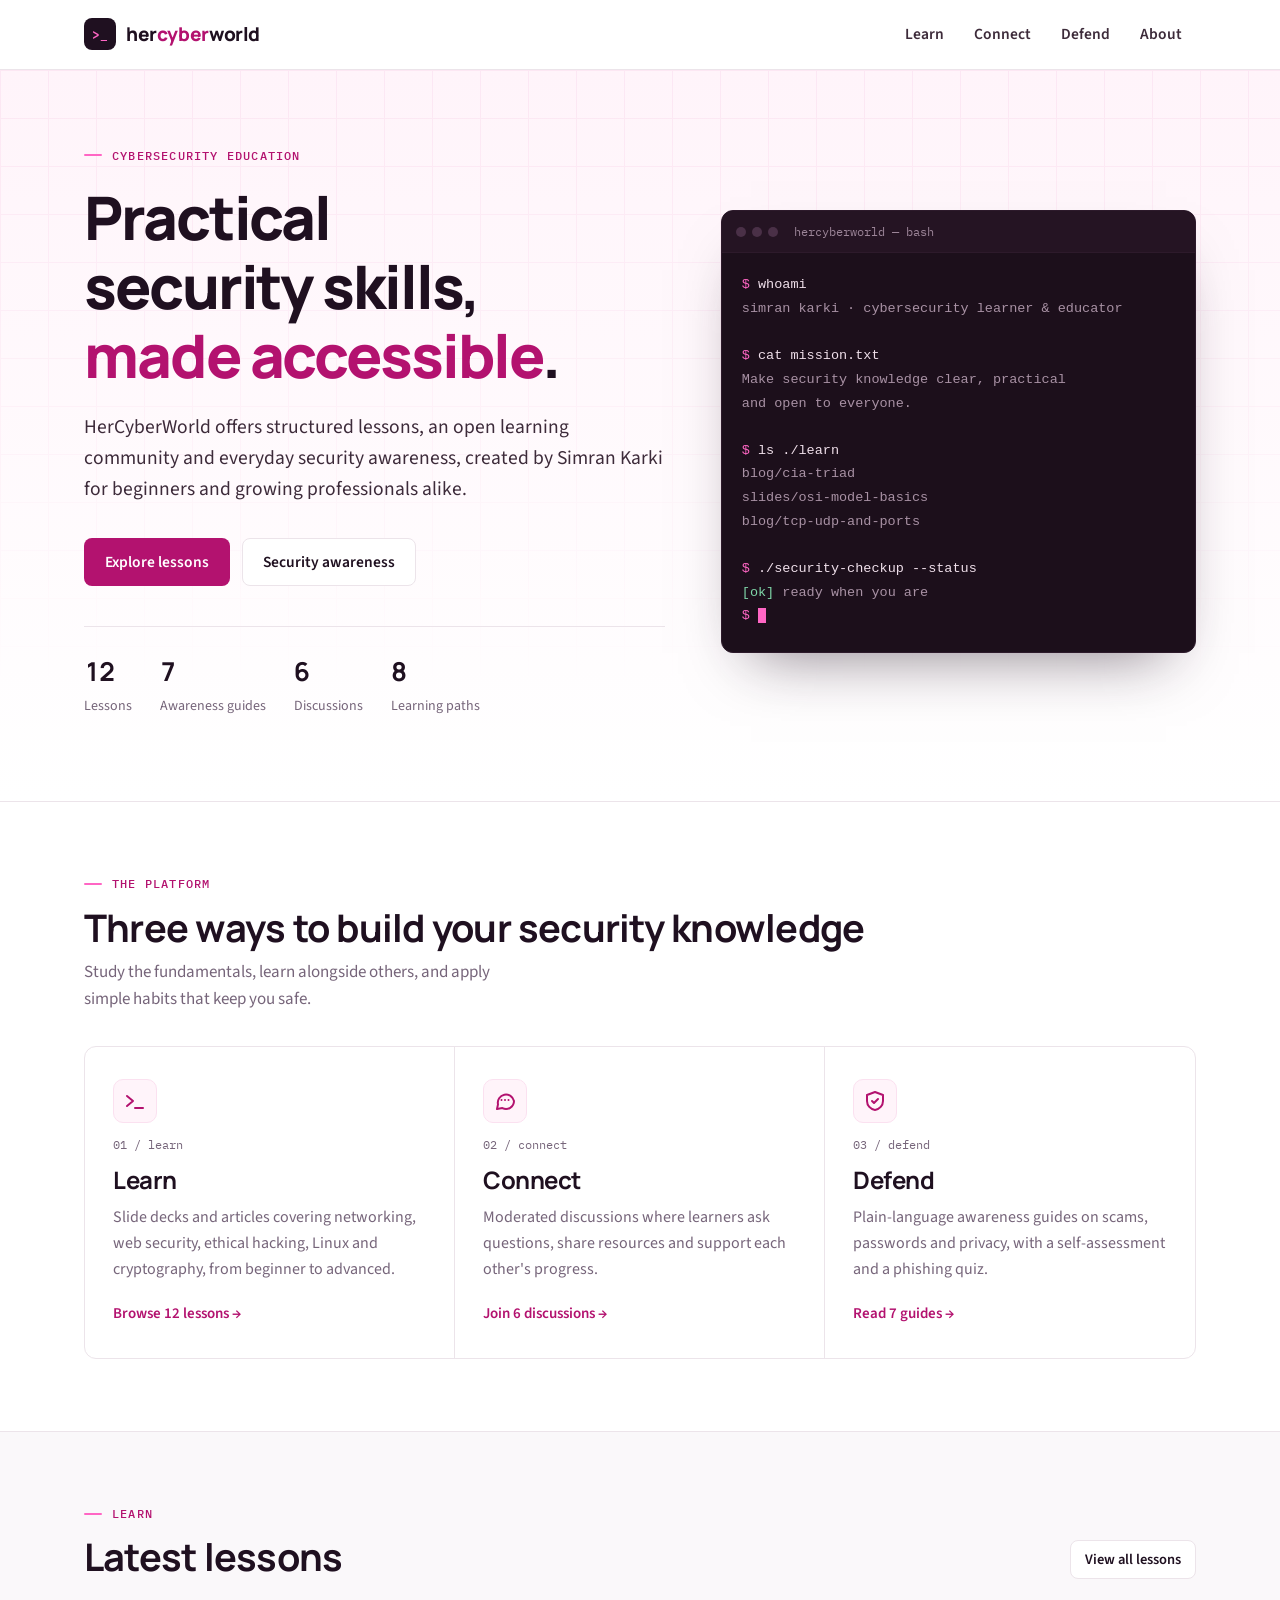
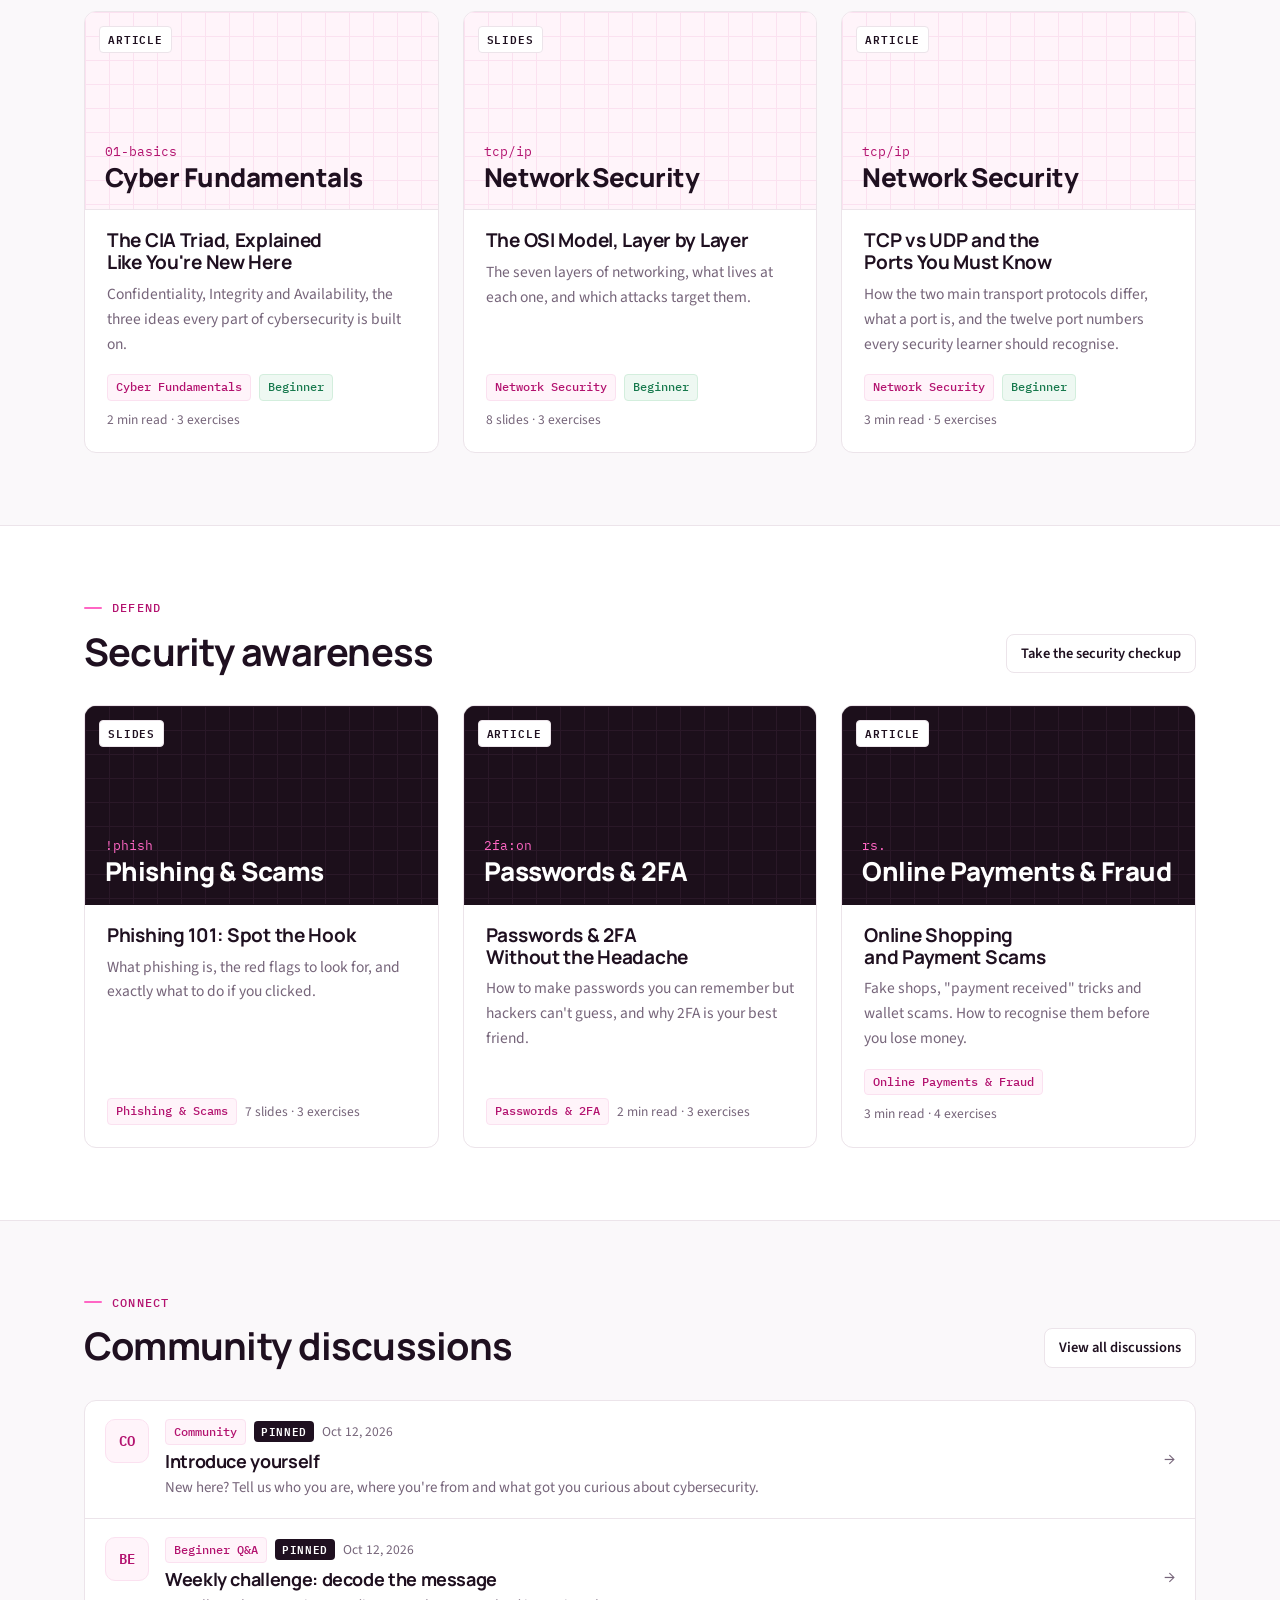
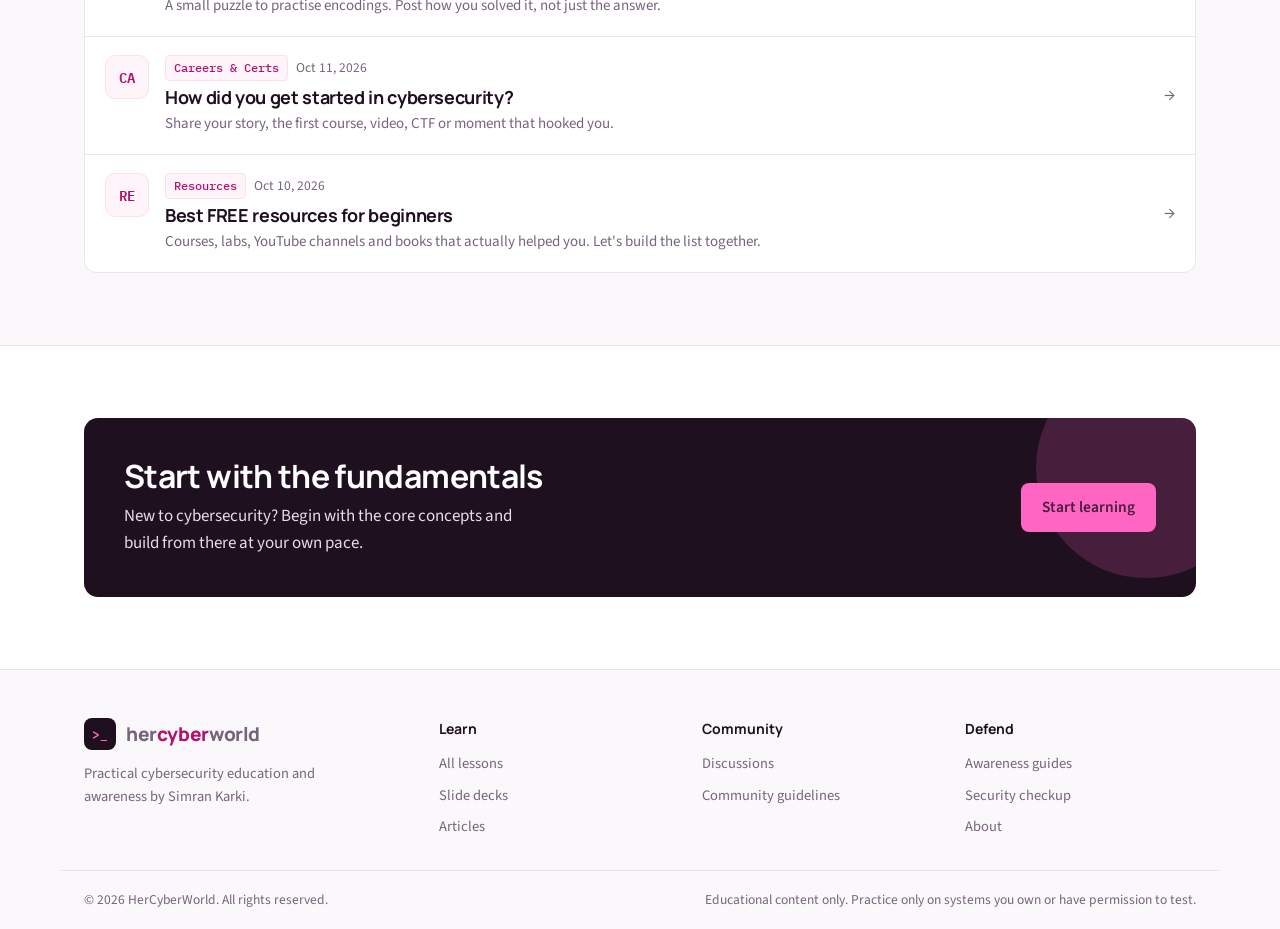
<file: index.html>
<!doctype html>
<html lang="en">
<head>
<meta charset="utf-8">
<meta name="viewport" content="width=device-width,initial-scale=1">
<title>HerCyberWorld</title>
<meta name="description" content="HerCyberWorld by Simran Karki: learn cybersecurity, connect with the community, and defend yourself online.">
<meta property="og:title" content="HerCyberWorld">
<meta property="og:description" content="Learn cybersecurity, connect with the community, and defend yourself online.">
<link rel="icon" href="assets/favicon.svg" type="image/svg+xml">
<link rel="preconnect" href="https://fonts.googleapis.com">
<link rel="preconnect" href="https://fonts.gstatic.com" crossorigin>
<link rel="stylesheet" href="https://fonts.googleapis.com/css2?family=Manrope:wght@600;700;800&family=Source+Sans+3:wght@400;600;700&family=IBM+Plex+Mono:wght@400;500;600&display=swap">
<link rel="stylesheet" href="assets/style.css">
</head>
<body>
<header class="top">
  <div class="wrap">
    <a class="logo" href="#/"><span class="mark">&gt;_</span><span>her<b>cyber</b>world</span></a>
    <nav class="nav" aria-label="Main">
      <a href="#/learn" data-nav="learn">Learn</a>
      <a href="#/connect" data-nav="connect">Connect</a>
      <a href="#/defend" data-nav="defend">Defend</a>
      <a href="#/about" data-nav="about">About</a>
    </nav>
  </div>
</header>

<main id="app" tabindex="-1"><div class="wrap block"><p class="muted">Loading…</p></div></main>

<footer>
  <div class="wrap foot">
    <div>
      <a class="logo" href="#/"><span class="mark">&gt;_</span><span>her<b>cyber</b>world</span></a>
      <p>Practical cybersecurity education and awareness by Simran Karki.</p>
    </div>
    <div><h4>Learn</h4><ul><li><a href="#/learn">All lessons</a></li><li><a href="#/learn">Slide decks</a></li><li><a href="#/learn">Articles</a></li></ul></div>
    <div><h4>Community</h4><ul><li><a href="#/connect">Discussions</a></li><li><a href="#/connect">Community guidelines</a></li></ul></div>
    <div><h4>Defend</h4><ul><li><a href="#/defend">Awareness guides</a></li><li><a href="#/defend">Security checkup</a></li><li><a href="#/about">About</a></li></ul></div>
  </div>
  <div class="wrap legal"><span>© <span id="yr"></span> HerCyberWorld. All rights reserved.</span><span id="socials">Educational content only. Practice only on systems you own or have permission to test.</span></div>
</footer>

<script src="config.js"></script>
<script src="assets/vendor/marked.min.js"></script>
<script src="assets/vendor/purify.min.js"></script>
<script src="assets/app.js"></script>
</body>
</html>
</file>
<file: assets/style.css>
/* HerCyberWorld — professional theme
   Brand: pink #ffc6ed (soft surfaces), white, hot pink #ff66c4 (accents), deep rose for actions, plum ink for text. */
:root{
  --blush:#ffc6ed;
  --blush-soft:#fff4fa;
  --blush-line:#fbe1f0;
  --white:#ffffff;
  --hot:#ff66c4;
  --rose:#b3126f;        /* primary action, readable on white */
  --rose-dark:#8e0d58;
  --ink:#1f1020;         /* headings */
  --text:#3d2b3a;        /* body */
  --muted:#76657a;
  --line:#ece4ea;
  --surface:#faf8fa;
  --term:#1c0f1b;
  --ok:#17794d;
  --warn:#8a5300;
  --bad:#a1122f;
  --f-display:"Manrope","Segoe UI",system-ui,sans-serif;
  --f-body:"Source Sans 3","Segoe UI",system-ui,-apple-system,sans-serif;
  --f-mono:"IBM Plex Mono",ui-monospace,"SFMono-Regular",Menlo,monospace;
  --r:10px;
  --shadow:0 1px 2px rgba(31,16,32,.04),0 8px 24px -12px rgba(31,16,32,.12);
  color-scheme:light;
}
*{box-sizing:border-box}
html{scroll-behavior:smooth}
body{margin:0;background:var(--white);color:var(--text);font-family:var(--f-body);font-size:17px;line-height:1.6;-webkit-font-smoothing:antialiased}
a{color:var(--rose)}
img{max-width:100%}
button,input,select,textarea{font:inherit;color:inherit}
:focus-visible{outline:2px solid var(--rose);outline-offset:2px;border-radius:4px}
[hidden]{display:none!important}
.wrap{max-width:1160px;margin:0 auto;padding-inline:24px}
h1,h2,h3{font-family:var(--f-display);color:var(--ink);line-height:1.15;margin:0;text-wrap:balance;letter-spacing:-.02em}
.eyebrow{font-family:var(--f-mono);font-size:12px;font-weight:500;letter-spacing:.1em;text-transform:uppercase;color:var(--rose);display:flex;align-items:center;gap:10px}
.eyebrow::before{content:"";width:18px;height:2px;background:var(--hot);border-radius:2px}
.muted{color:var(--muted)}

/* header */
.top{position:sticky;top:0;z-index:20;background:rgba(255,255,255,.96);backdrop-filter:blur(10px);border-bottom:1px solid var(--line)}
.top .wrap{display:flex;align-items:center;gap:24px;flex-wrap:wrap;padding-block:14px}
.logo{display:flex;align-items:center;gap:10px;text-decoration:none;color:var(--ink);font-family:var(--f-display);font-weight:800;font-size:19px;letter-spacing:-.02em}
.logo .mark{display:grid;place-items:center;width:32px;height:32px;border-radius:8px;background:var(--ink);color:var(--hot);font-family:var(--f-mono);font-size:13px;font-weight:600}
.logo b{color:var(--rose);font-weight:800}
.nav{display:flex;gap:2px;flex-wrap:wrap;margin-left:auto;align-items:center}
.nav a{text-decoration:none;color:var(--text);padding:8px 14px;border-radius:8px;font-weight:600;font-size:15.5px;position:relative}
.nav a:hover{color:var(--rose)}
.nav a.on{color:var(--rose)}
.nav a.on::after{content:"";position:absolute;left:14px;right:14px;bottom:-15px;height:2px;background:var(--hot)}

/* buttons & chips */
.btn{display:inline-flex;align-items:center;gap:8px;border:1px solid transparent;cursor:pointer;border-radius:8px;padding:11px 20px;font-weight:600;font-size:15.5px;text-decoration:none;transition:background .15s,border-color .15s,color .15s}
.btn-hot{background:var(--rose);color:var(--white)}
.btn-hot:hover{background:var(--rose-dark)}
.btn-ghost{background:var(--white);color:var(--ink);border-color:var(--line)}
.btn-ghost:hover{border-color:var(--rose);color:var(--rose)}
.btn-sm{padding:7px 14px;font-size:14.5px}
.btn[disabled]{opacity:.4;cursor:not-allowed}
.chip{display:inline-block;font-family:var(--f-mono);font-size:11.5px;font-weight:500;padding:3px 8px;border-radius:4px;background:var(--blush-soft);color:var(--rose);border:1px solid var(--blush-line);white-space:nowrap}
.lvl-Beginner{background:#eef8f2;color:var(--ok);border-color:#d3eedd}
.lvl-Intermediate{background:#fdf5e8;color:var(--warn);border-color:#f5e3c3}
.lvl-Advanced{background:#fcedf0;color:var(--bad);border-color:#f4d3da}
.chip.starter{background:var(--white);border:1px dashed var(--muted);color:var(--muted)}

/* hero */
.hero{background:linear-gradient(180deg,var(--blush-soft),var(--white));border-bottom:1px solid var(--line);position:relative;overflow:hidden}
.hero::before{content:"";position:absolute;inset:0;background-image:linear-gradient(var(--blush-line) 1px,transparent 1px),linear-gradient(90deg,var(--blush-line) 1px,transparent 1px);background-size:48px 48px;mask-image:linear-gradient(180deg,rgba(0,0,0,.7),transparent 85%);-webkit-mask-image:linear-gradient(180deg,rgba(0,0,0,.7),transparent 85%);pointer-events:none}
.hero .wrap{position:relative;display:grid;grid-template-columns:1.1fr .9fr;gap:56px;align-items:center;padding-block:76px 84px}
.hero h1{font-size:clamp(38px,5.2vw,60px);font-weight:800;letter-spacing:-.035em;margin-top:18px}
.hero h1 em{font-style:normal;color:var(--rose)}
.lede{font-size:19.5px;color:var(--text);max-width:34em;margin:22px 0 32px}
.ctas{display:flex;gap:12px;flex-wrap:wrap}
.trust{display:flex;gap:28px;flex-wrap:wrap;margin-top:40px;padding-top:24px;border-top:1px solid var(--line)}
.trust div{display:grid;gap:2px}
.trust strong{font-family:var(--f-display);font-size:26px;color:var(--ink);font-variant-numeric:tabular-nums;letter-spacing:-.02em}
.trust span{font-size:14px;color:var(--muted)}
.terminal{background:var(--term);color:#efdfea;border-radius:12px;box-shadow:0 30px 60px -30px rgba(31,16,32,.55);font-family:var(--f-mono);font-size:13.5px;overflow:hidden;min-width:0;border:1px solid #2d1a2b}
.terminal .bar{display:flex;align-items:center;gap:6px;padding:11px 14px;background:#251423;border-bottom:1px solid #2d1a2b}
.terminal .bar i{width:10px;height:10px;border-radius:50%;background:#4a3047}
.terminal .bar span{margin-left:10px;font-size:12px;color:#9c8598}
.terminal pre{margin:0;padding:20px 20px 24px;white-space:pre-wrap;word-break:break-word;line-height:1.75}
.terminal .p{color:var(--hot)}
.terminal .c{color:#a891a4}
.terminal .ok{color:#7fd6a8}
.cursor{display:inline-block;width:8px;height:1.1em;background:var(--hot);vertical-align:text-bottom;animation:blink 1.1s steps(1) infinite}
@keyframes blink{50%{opacity:0}}

/* sections */
.block{padding-block:72px}
.block.alt{background:var(--surface);border-block:1px solid var(--line)}
.sec-head{display:flex;align-items:end;justify-content:space-between;gap:16px;flex-wrap:wrap;margin-bottom:32px}
.sec-head h2{font-size:clamp(28px,3.4vw,38px);margin-top:12px}
.sec-head p{margin:10px 0 0;color:var(--muted);max-width:56ch}
.page-head{background:linear-gradient(180deg,var(--blush-soft),var(--white));border-bottom:1px solid var(--line)}
.page-head .wrap{padding-block:56px 44px}
.page-head h1{font-size:clamp(34px,4.6vw,50px);letter-spacing:-.03em;margin:14px 0 12px}
.page-head p{max-width:64ch;margin:0;font-size:19px}

/* pillars */
.pillars{display:grid;grid-template-columns:repeat(3,1fr);gap:0;border:1px solid var(--line);border-radius:12px;overflow:hidden;background:var(--white)}
.pillar{display:flex;flex-direction:column;gap:12px;padding:32px 28px;text-decoration:none;color:var(--text);transition:background .15s;min-width:0;border-right:1px solid var(--line)}
.pillar:last-child{border-right:0}
.pillar:hover{background:var(--blush-soft)}
.pillar .ic{width:44px;height:44px;border-radius:10px;background:var(--blush-soft);border:1px solid var(--blush-line);display:grid;place-items:center;color:var(--rose)}
.pillar h3{font-size:24px}
.pillar .cmd{font-family:var(--f-mono);font-size:12px;color:var(--muted)}
.pillar p{margin:0;color:var(--muted);font-size:16px}
.pillar .go{margin-top:auto;padding-top:8px;font-weight:600;color:var(--rose);font-size:15px}

/* filters */
.filters{display:flex;gap:10px;flex-wrap:wrap;align-items:center;margin-bottom:28px}
.seg{display:inline-flex;background:var(--surface);border:1px solid var(--line);border-radius:8px;padding:3px;flex-wrap:wrap}
.seg button{border:0;background:none;padding:6px 14px;border-radius:6px;cursor:pointer;font-weight:600;font-size:14.5px;color:var(--muted)}
.seg button.on{background:var(--white);color:var(--ink);box-shadow:0 1px 3px rgba(31,16,32,.12)}
.filters select,.filters input{border:1px solid var(--line);border-radius:8px;padding:8px 12px;background:var(--white);font-size:15px}
.filters input{flex:1;min-width:180px}
.pathbar{display:flex;gap:8px;flex-wrap:wrap;margin-bottom:16px}
.pathbar button{border:1px solid var(--line);background:var(--white);border-radius:8px;padding:7px 12px;cursor:pointer;font-size:14.5px;font-weight:600;color:var(--text);transition:border-color .15s}
.pathbar button:hover{border-color:var(--hot)}
.pathbar button .c{font-family:var(--f-mono);font-size:11px;font-weight:500;color:var(--muted);margin-right:8px}
.pathbar button.on{border-color:var(--rose);background:var(--blush-soft);color:var(--rose)}

/* cards */
.grid{display:grid;grid-template-columns:repeat(auto-fill,minmax(300px,1fr));gap:24px}
.card{display:flex;flex-direction:column;background:var(--white);border:1px solid var(--line);border-radius:12px;overflow:hidden;text-decoration:none;color:var(--text);transition:border-color .15s,box-shadow .15s;min-width:0}
.card:hover{border-color:var(--blush);box-shadow:var(--shadow)}
.cover{aspect-ratio:16/9;max-width:100%;background:var(--blush-soft);position:relative;overflow:hidden;border-bottom:1px solid var(--line)}
.cover img{width:100%;height:100%;object-fit:cover}
.cover::before{content:"";position:absolute;inset:0;background-image:linear-gradient(var(--blush-line) 1px,transparent 1px),linear-gradient(90deg,var(--blush-line) 1px,transparent 1px);background-size:24px 24px}
.cover:has(img)::before{display:none}
.cover .art{position:absolute;inset:0;display:flex;flex-direction:column;justify-content:flex-end;padding:18px 20px}
.cover .art .code{font-family:var(--f-mono);font-size:13px;color:var(--rose)}
.cover .art .big{font-family:var(--f-display);font-weight:800;font-size:26px;color:var(--ink);letter-spacing:-.02em;line-height:1.1}
.defend .cover{background:var(--term);border-bottom-color:var(--term)}
.defend .cover::before{background-image:linear-gradient(#2a1828 1px,transparent 1px),linear-gradient(90deg,#2a1828 1px,transparent 1px)}
.defend .cover .art .big{color:var(--white)}
.defend .cover .art .code{color:var(--hot)}
.cover .kind{position:absolute;top:14px;left:14px;background:var(--white);color:var(--ink);font-family:var(--f-mono);font-size:10.5px;font-weight:600;letter-spacing:.08em;text-transform:uppercase;padding:4px 8px;border-radius:4px;border:1px solid var(--line)}
.card .body{padding:20px 22px 22px;display:flex;flex-direction:column;gap:8px;flex:1}
.card h3{font-size:19px;letter-spacing:-.015em}
.card p{margin:0;color:var(--muted);font-size:15.5px;display:-webkit-box;-webkit-line-clamp:3;-webkit-box-orient:vertical;overflow:hidden}
.meta{display:flex;gap:8px;flex-wrap:wrap;align-items:center;margin-top:auto;padding-top:10px;font-size:13.5px;color:var(--muted)}
.empty{border:1px dashed var(--line);border-radius:12px;padding:40px 24px;text-align:center;color:var(--muted);background:var(--surface)}
.empty h3{margin-bottom:8px;font-size:20px}

/* connect threads */
.threads{display:grid;border:1px solid var(--line);border-radius:12px;overflow:hidden;background:var(--white)}
.thread{display:grid;grid-template-columns:44px 1fr auto;gap:16px;align-items:start;padding:18px 20px;text-decoration:none;color:var(--text);border-bottom:1px solid var(--line);transition:background .15s}
.thread:last-child{border-bottom:0}
.thread:hover{background:var(--blush-soft)}
.thread .av{width:44px;height:44px;border-radius:10px;background:var(--blush-soft);border:1px solid var(--blush-line);display:grid;place-items:center;font-family:var(--f-mono);font-weight:600;color:var(--rose);font-size:14px}
.thread h3{font-size:18px;margin:6px 0 4px}
.thread p{margin:0;color:var(--muted);font-size:15px}
.thread .arrow{color:var(--muted);align-self:center;font-size:18px}
.pin{font-family:var(--f-mono);font-size:10.5px;font-weight:600;letter-spacing:.06em;text-transform:uppercase;color:var(--white);background:var(--ink);padding:2px 7px;border-radius:4px}
.rules{background:var(--surface);border:1px solid var(--line);border-radius:12px;padding:22px}
.rules ol{margin:10px 0 0;padding-left:1.2em;font-size:15.5px}
.rules li{margin:4px 0}
.connect-layout{display:grid;grid-template-columns:1fr 320px;gap:32px;align-items:start}
.connect-layout>*{min-width:0}

/* defend tools */
.defend-tools{display:grid;grid-template-columns:1fr 1fr;gap:24px}
.panel{border:1px solid var(--line);border-radius:12px;padding:28px;background:var(--white);min-width:0}
.panel h3{font-size:22px;margin:10px 0 6px}
.checklist{list-style:none;margin:16px 0 0;padding:0;display:grid;border:1px solid var(--line);border-radius:10px;overflow:hidden}
.checklist li{border-bottom:1px solid var(--line)}
.checklist li:last-child{border-bottom:0}
.checklist label{display:flex;gap:12px;align-items:flex-start;padding:11px 14px;cursor:pointer;font-size:15.5px}
.checklist label:hover{background:var(--surface)}
.checklist input{accent-color:var(--rose);width:17px;height:17px;margin-top:4px;flex:0 0 auto}
.checklist .done{color:var(--muted)}
.meter{height:6px;border-radius:999px;background:var(--line);overflow:hidden;margin-top:16px}
.meter i{display:block;height:100%;background:var(--rose);transition:width .3s}
.score{font-family:var(--f-mono);font-variant-numeric:tabular-nums;font-size:13px;margin-top:8px;color:var(--muted)}
.quiz .msg{background:var(--term);color:#efdfea;border-radius:10px;padding:16px 18px;font-family:var(--f-mono);font-size:13.5px;white-space:pre-wrap;word-break:break-word;margin:14px 0;line-height:1.7}
.quiz .msg b{color:var(--hot);font-weight:600}
.quiz .ans{display:flex;gap:10px;flex-wrap:wrap}
.quiz .fb{margin-top:14px;padding:14px 16px;border-radius:10px;font-size:15.5px;border:1px solid}
.quiz .fb.good{background:#eef8f2;color:#0f5c39;border-color:#d3eedd}
.quiz .fb.bad{background:#fcedf0;color:var(--bad);border-color:#f4d3da}

/* reader */
.article{max-width:760px;margin:0 auto;padding:48px 24px 40px}
.article h1{font-size:clamp(32px,4.6vw,46px);letter-spacing:-.03em;margin:14px 0 14px}
.lead{font-size:20px;color:var(--muted);margin:0 0 18px}
.prose{font-size:18px;line-height:1.75;color:var(--text)}
.prose h2{font-size:27px;margin:1.7em 0 .5em}
.prose h3{font-size:21px;margin:1.4em 0 .4em}
.prose img{border-radius:10px}
.prose blockquote{margin:1.3em 0;padding:14px 20px;background:var(--blush-soft);border-left:3px solid var(--hot);border-radius:0 8px 8px 0;color:var(--ink)}
.prose blockquote p{margin:0}
.prose code{font-family:var(--f-mono);font-size:.86em;background:var(--surface);border:1px solid var(--line);padding:.08em .35em;border-radius:4px;color:var(--rose)}
.prose pre{background:var(--term);color:#efdfea;padding:18px;border-radius:10px;overflow-x:auto}
.prose pre code{background:none;border:0;color:inherit;padding:0}
.prose table{border-collapse:collapse;width:100%;display:block;overflow-x:auto;font-size:16px}
.prose th,.prose td{border-bottom:1px solid var(--line);padding:10px 14px;text-align:left}
.prose th{font-family:var(--f-display);color:var(--ink);border-bottom:2px solid var(--ink)}
.byline{display:flex;gap:10px;align-items:center;flex-wrap:wrap;font-size:14.5px;color:var(--muted);padding-block:16px;border-block:1px solid var(--line);margin-bottom:28px}
.byline .who{display:grid;place-items:center;width:32px;height:32px;border-radius:50%;background:var(--ink);color:var(--hot);font-family:var(--f-mono);font-size:12px;font-weight:600}
.byline strong{color:var(--ink)}
.crumbs{font-size:14.5px;margin-bottom:10px}
.crumbs a{text-decoration:none;font-weight:600}

/* slides */
.deck{max-width:1040px;margin:0 auto;padding:40px 24px 30px}
.deck h1{font-size:clamp(28px,4vw,40px);margin:14px 0 8px}
.stage{position:relative;aspect-ratio:16/9;max-width:100%;background:var(--white);border:1px solid var(--line);border-radius:12px;overflow:hidden;margin-top:24px;box-shadow:var(--shadow);cursor:pointer}
.stage img{width:100%;height:100%;object-fit:contain;background:var(--white)}
.slide-text{position:absolute;inset:0;padding:6% 8% 8%;display:flex;flex-direction:column;justify-content:center;overflow:auto;font-size:clamp(12px,1.9vw,21px);line-height:1.5;color:var(--text)}
.slide-text::before{content:"";position:absolute;left:0;top:0;bottom:0;width:6px;background:var(--hot)}
.slide-text h1{font-size:2.3em;color:var(--ink);margin:0 0 .35em;letter-spacing:-.03em}
.slide-text h2{font-size:1.65em;margin:0 0 .55em}
.slide-text ul,.slide-text ol{margin:.2em 0;padding-left:1.2em}
.slide-text li{margin:.3em 0}
.slide-text li::marker{color:var(--rose)}
.slide-text code{font-family:var(--f-mono);background:var(--surface);border:1px solid var(--line);color:var(--rose);padding:.05em .3em;border-radius:4px;font-size:.88em}
.slide-text pre{background:var(--term);color:#efdfea;padding:.7em 1em;border-radius:8px;font-size:.78em}
.slide-text pre code{background:none;border:0;color:inherit}
.slide-text blockquote{margin:.4em 0;padding:.4em .9em;border-left:3px solid var(--hot);background:var(--blush-soft)}
.slide-text blockquote p{margin:0}
.stage .corner{position:absolute;right:20px;bottom:14px;font-family:var(--f-mono);font-size:12px;color:var(--muted)}
.stage .tag{position:absolute;left:28px;bottom:14px;font-family:var(--f-mono);font-size:12px;color:var(--muted);letter-spacing:.04em}
.stage:fullscreen{border:0;border-radius:0}
.controls{display:flex;align-items:center;justify-content:center;gap:12px;margin-top:18px;flex-wrap:wrap}
.controls .num{font-family:var(--f-mono);font-variant-numeric:tabular-nums;min-width:70px;text-align:center;font-size:14px;color:var(--muted)}
.thumbs{display:flex;gap:6px;overflow-x:auto;padding:14px 2px 4px;justify-content:center}
.thumbs button{flex:0 0 auto;width:36px;height:26px;border-radius:5px;border:1px solid var(--line);background:var(--white);font-family:var(--f-mono);font-size:11px;cursor:pointer;color:var(--muted)}
.thumbs button.on{background:var(--ink);color:var(--white);border-color:var(--ink)}

/* discussion */
.discuss{max-width:760px;margin:0 auto;padding:16px 24px 80px}
.discuss.wide{max-width:1040px}
.discuss .box{border-top:1px solid var(--line);padding-top:32px}
.discuss h2{font-size:24px;margin-bottom:6px}
.setup-note{background:var(--surface);border:1px solid var(--line);border-left:3px solid var(--hot);border-radius:8px;padding:16px 18px;font-size:15.5px}
.setup-note code{font-family:var(--f-mono);font-size:.88em}

/* about */
.about-grid{display:grid;grid-template-columns:1.1fr .9fr;gap:56px;align-items:start}
.about-grid p{max-width:60ch}
.stack{display:grid;border:1px solid var(--line);border-radius:12px;overflow:hidden}
.stack div{background:var(--white);padding:20px 22px;border-bottom:1px solid var(--line)}
.stack div:last-child{border-bottom:0}
.stack strong{font-family:var(--f-display);font-size:17px;color:var(--ink);display:block;margin-bottom:4px}

/* cta band */
.band{background:var(--ink);color:#e9dbe6;border-radius:14px;padding:40px;display:flex;justify-content:space-between;align-items:center;gap:24px;flex-wrap:wrap;position:relative;overflow:hidden}
.band::after{content:"";position:absolute;right:-60px;top:-60px;width:220px;height:220px;border-radius:50%;background:var(--hot);opacity:.18}
.band h2{color:var(--white);font-size:clamp(24px,3vw,32px)}
.band p{margin:8px 0 0;max-width:52ch}
.band .btn-hot{background:var(--hot);color:var(--ink)}
.band .btn-hot:hover{background:var(--blush)}

/* footer */
footer{border-top:1px solid var(--line);background:var(--surface);font-size:14.5px;color:var(--muted)}
.foot{display:grid;grid-template-columns:1.4fr 1fr 1fr 1fr;gap:32px;padding-block:48px 32px}
.foot h4{font-family:var(--f-display);color:var(--ink);font-size:14px;margin:0 0 12px;letter-spacing:0}
.foot ul{list-style:none;margin:0;padding:0;display:grid;gap:8px}
.foot a{color:var(--muted);text-decoration:none}
.foot a:hover{color:var(--rose)}
.foot p{margin:12px 0 0;max-width:34ch}
.legal{display:flex;justify-content:space-between;gap:12px;flex-wrap:wrap;padding-block:18px;border-top:1px solid var(--line);font-size:13.5px}

@media (max-width:900px){
  .hero .wrap,.about-grid,.defend-tools,.connect-layout{grid-template-columns:1fr}
  .pillars{grid-template-columns:1fr}
  .pillar{border-right:0;border-bottom:1px solid var(--line)}
  .pillar:last-child{border-bottom:0}
  .hero .wrap{padding-block:48px 56px;gap:36px}
  .nav{order:3;width:100%;margin-left:0;margin-inline:-14px}
  .nav a.on::after{bottom:-4px}
  .foot{grid-template-columns:1fr 1fr}
  .thread{grid-template-columns:44px 1fr}
  .thread .arrow{display:none}
  .band{padding:28px}
}
@media (prefers-reduced-motion:reduce){*{transition:none!important;animation:none!important;scroll-behavior:auto!important}}

/* exercises: show-answer toggles */
.prose details,.slide-text details{margin:.6em 0 1.5em;border:1px solid var(--line);border-radius:8px;background:var(--surface)}
.prose details summary,.slide-text details summary{cursor:pointer;padding:9px 14px;font-weight:600;color:var(--rose);font-size:.9em;list-style:none}
.prose details summary::-webkit-details-marker,.slide-text details summary::-webkit-details-marker{display:none}
.prose details summary::before,.slide-text details summary::before{content:"+";display:inline-block;width:1.2em;font-family:var(--f-mono)}
.prose details[open],.slide-text details[open]{background:var(--blush-soft);border-color:var(--blush-line);padding:0 16px 12px}
.prose details[open] summary,.slide-text details[open] summary{margin:0 -16px 10px;padding-inline:16px;border-bottom:1px solid var(--blush-line)}
.prose details[open] summary::before,.slide-text details[open] summary::before{content:"\2212"}
.slide-text details{font-size:.82em}
</file>
